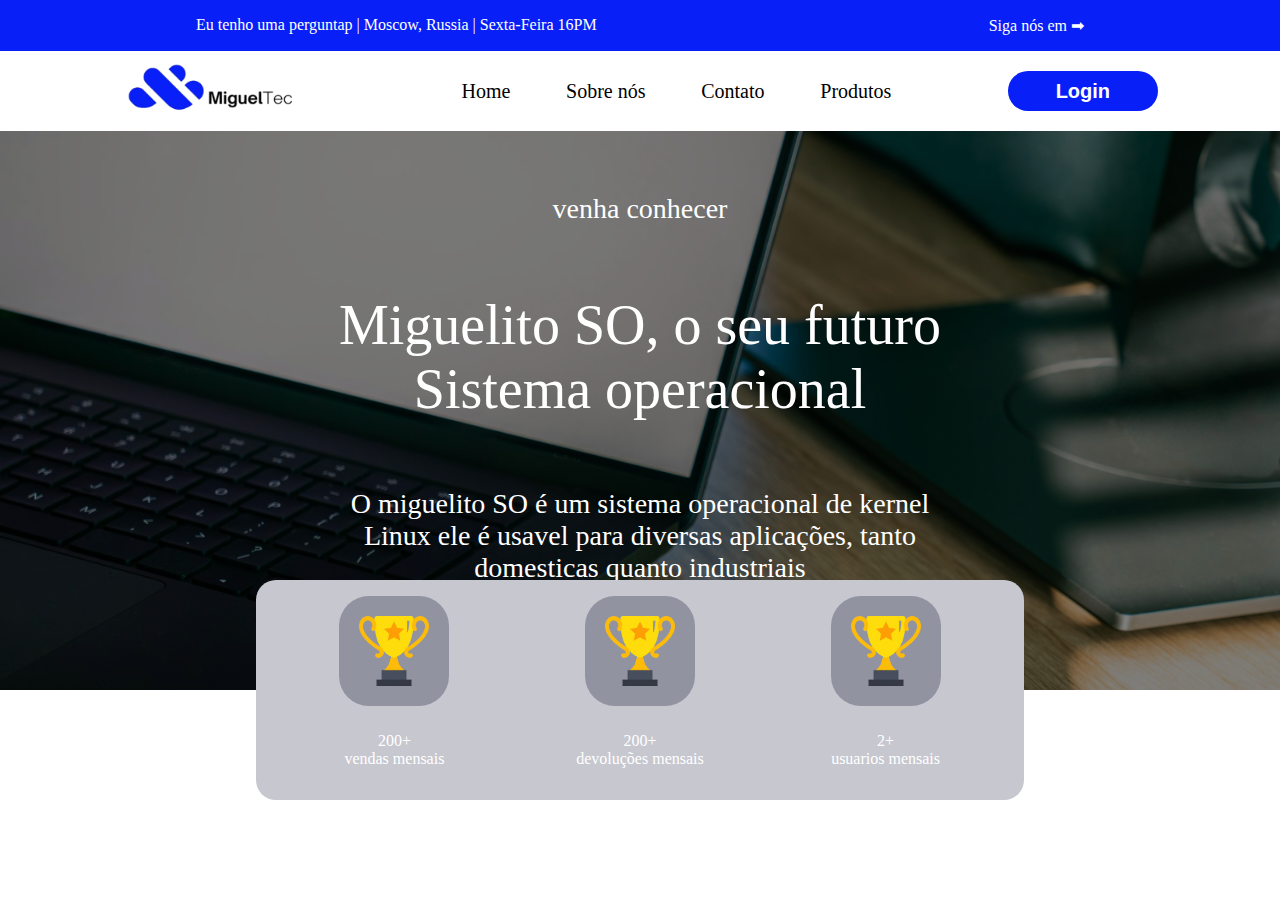
<file: index.html>
<!DOCTYPE html>
<html lang="PT-br">

<head>
    <meta charset="UTF-8">
    <meta name="viewport" content="width=device-width, initial-scale=1">
    <title>Home</title>
    <link href="assets/css/home.css" rel="stylesheet">
    <link rel="stylesheet" href="assets/css/global.css">
</head>

<body>
    <header>
        <p>Eu tenho uma perguntap | Moscow, Russia | Sexta-Feira 16PM</p>
        <p>Siga nós em ➡</p>
    </header>
    <div class="nav-bar-1">
        <img class="img-1" src="/assets/icons/logo-1.png" alt="">
        <div class="text-nav-1">
            <p>Home</p>
            <p>Sobre nós </p>
            <p>Contato</p>
            <p>Produtos</p>
        </div>
        <div class="div"></div>
        <a href=""><button class="BUTTON-1">Login</button></a>
        <div class="espaça">
        </div>
    </div>
    <div class="img-back">
        <div class="text-main-1">
            <br>
            <p>venha conhecer</p>
            <h1>Miguelito SO, o seu futuro <br> Sistema operacional</h1>
            <p>O miguelito SO é um sistema operacional de kernel <br>
                Linux ele é usavel para diversas aplicações,
                tanto <br> domesticas quanto industriais</p>
            <a href=""><button class="BUTTON-1">Versões</button></a>
        </div>
        <br>
        <br>
        <div class="alinh-1">
            <div class="desiste">
                <div class="cont-1">
                    
                       <div class="text-main-2"><div class="block-1"><img class="trofeu-img" src="/assets/icons/trofeu.png" alt=""></div> <p>200+ <br> vendas mensais</p></div>
                         <div class="text-main-2"><div class="block-1"><img class="trofeu-img" src="/assets/icons/trofeu.png" alt=""></div><p>200+ <br> devoluções mensais</div>
                        <div class="text-main-2"><div class="block-1"><img class="trofeu-img" src="/assets/icons/trofeu.png" alt=""></div><p>2+ <br> usuarios mensais</div>
                </div>
            </div>
        </div>
</body>

</html>
</file>
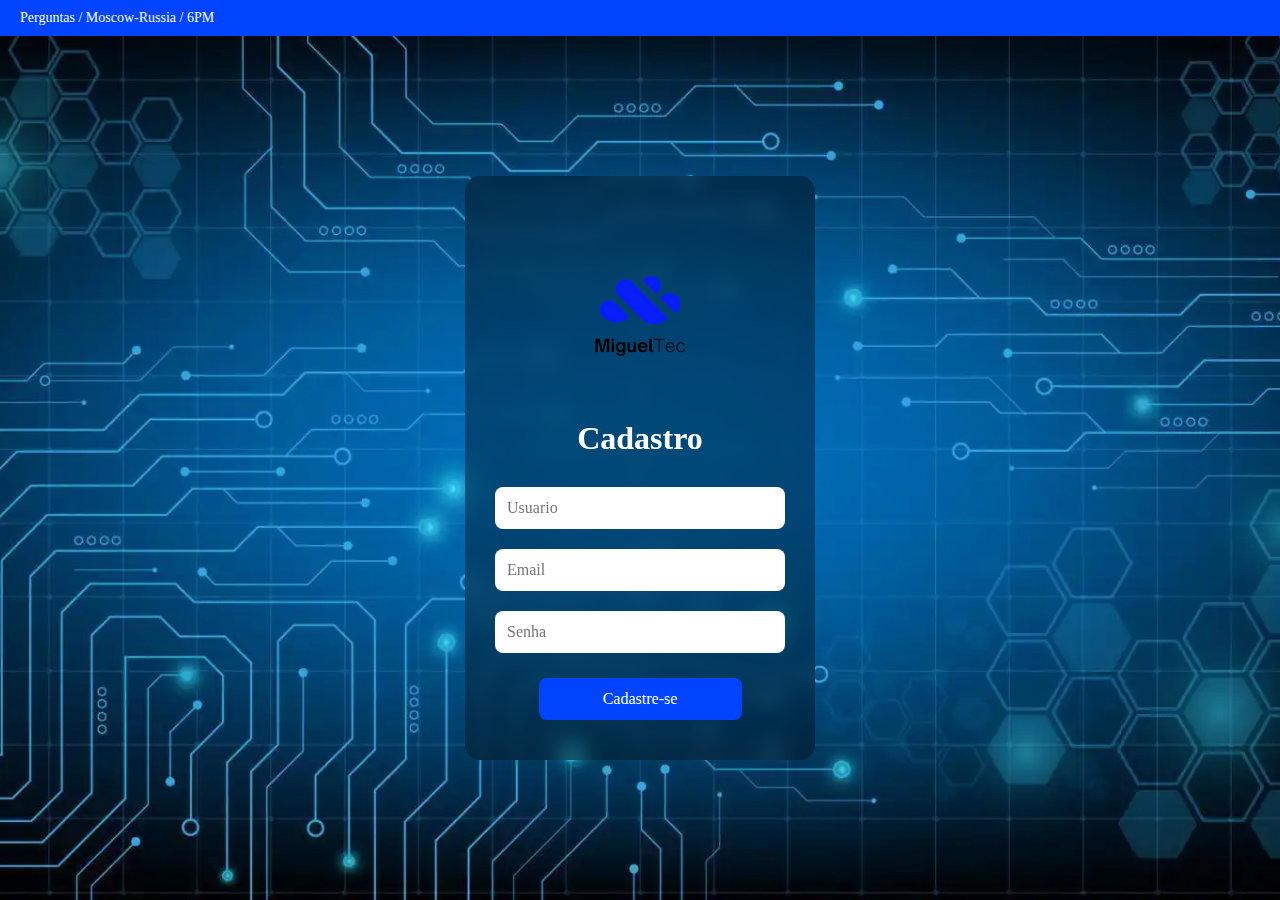
<file: assets/pages/cadastro.html>
<!DOCTYPE html>
<html lang="en">
<head>
    <meta charset="UTF-8">
    <meta name="viewport" content="width=device-width, initial-scale=1.0">
    <title>Document</title>
    <link rel="stylesheet" href="../css/cadastro.css">
</head>
<body>
     <header>
    <span>Perguntas</span> / <span>Moscow-Russia</span> / <span>6PM</span>
  </header>

  <div class="uau">
    <div class="caxa">
      <img src="../img/lulcas/logo.png" class="logo" alt="">
      <h1>Cadastro</h1>

      <input type="text" placeholder="Usuario" />
      <input type="email" placeholder="Email" />
      <input type="password" placeholder="Senha" />

    <a href="login.html">
      <button class="btn">Cadastre-se</button>
    </a>
    </div>
  </div>
    
    
</body>
</html>
</file>
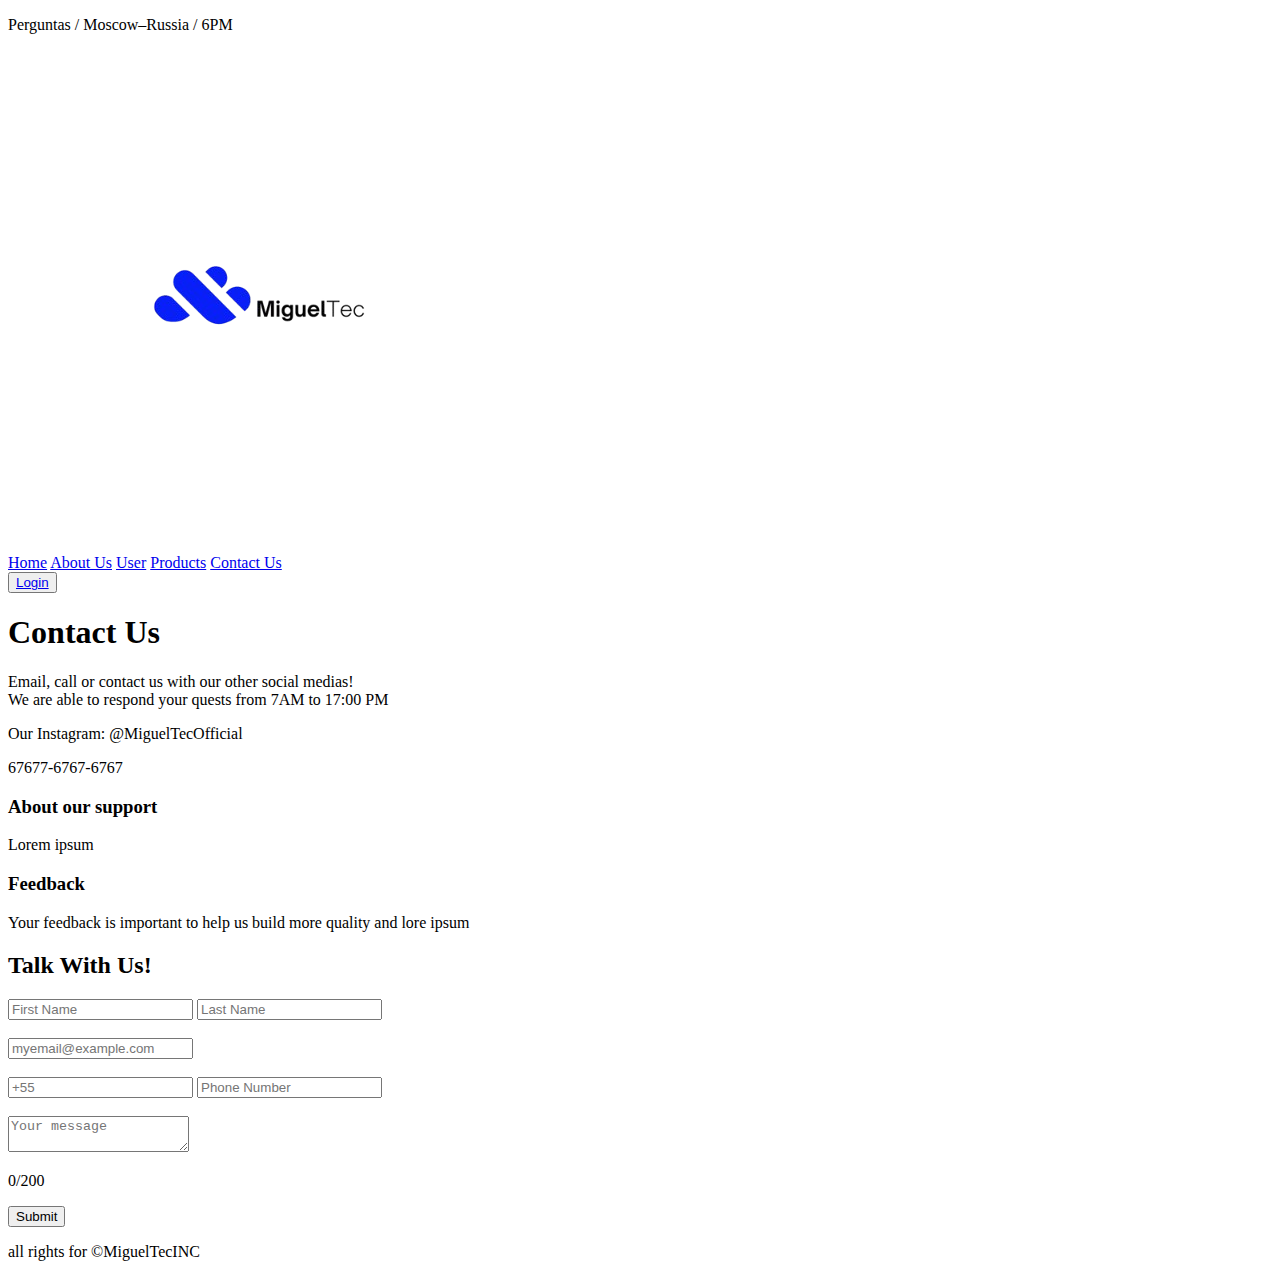
<file: assets/pages/contatos.html>
<!DOCTYPE html>
<html lang="en">
<head>
  <meta charset="UTF-8">
  <meta name="viewport" content="width=device-width, initial-scale=1.0">
  <title>MiguelTec - Contact Us</title>
  <link rel="stylesheet" href="../css/contatos.css">
</head>
<body>
  <!-- Top Bar -->
  <div class="top-bar">
    <p>Perguntas / Moscow–Russia / 6PM</p>
  </div>

  <!-- Header -->
  <header>
    <div class="logo">
      <img src="../icons/logo-1.png" alt="MiguelTec Logo">
    </div>
    <nav>
      <a href="../../index.html">Home</a>
      <a href="./sobre.html">About Us</a>
      <a href="./usuario.html">User</a>
      <a href="./produtos.html">Products</a>
      <a href="./contatos.html" class="active">Contact Us</a>
    </nav>
    <button class="login"><a href="./login.html">Login</a></button>
</header>

  <!-- Main Content -->
  <main>
    <section class="contact-info">
      <h1>Contact Us</h1>
      <p>Email, call or contact us with our other social medias!<br>
      We are able to respond your quests from 7AM to 17:00 PM</p>
      <p>Our Instagram: @MiguelTecOfficial</p>
      <p>67677-6767-6767</p>

      <div class="bottom-text">
        <div>
          <h3>About our support</h3>
          <p>Lorem ipsum</p>
        </div>
        <div>
          <h3>Feedback</h3>
          <p>Your feedback is important to help us build more quality and lore ipsum</p>
        </div>
      </div>
    </section>

    <section class="contact-form">
      <h2>Talk With Us!</h2>

      <form>
        <div class="name-fields">
          <input type="text" placeholder="First Name">
          <input type="text" placeholder="Last Name">
        </div>
        <br>
        <div class="email-fields">
        <input type="email" placeholder="myemail@example.com">
        </div>
        <br>
        <div class="phone-fields">
          <input type="text" placeholder="+55">
          <input type="text" placeholder="Phone Number">
        </div>
        <br>
        <textarea maxlength="200" placeholder="Your message"></textarea>
        <p class="char-limit">0/200</p>

        <button type="submit">Submit</button>
      </form>

      <p class="rights">all rights for ©MiguelTecINC</p>
    </section>
  </main>
</body>
</html>
</file>
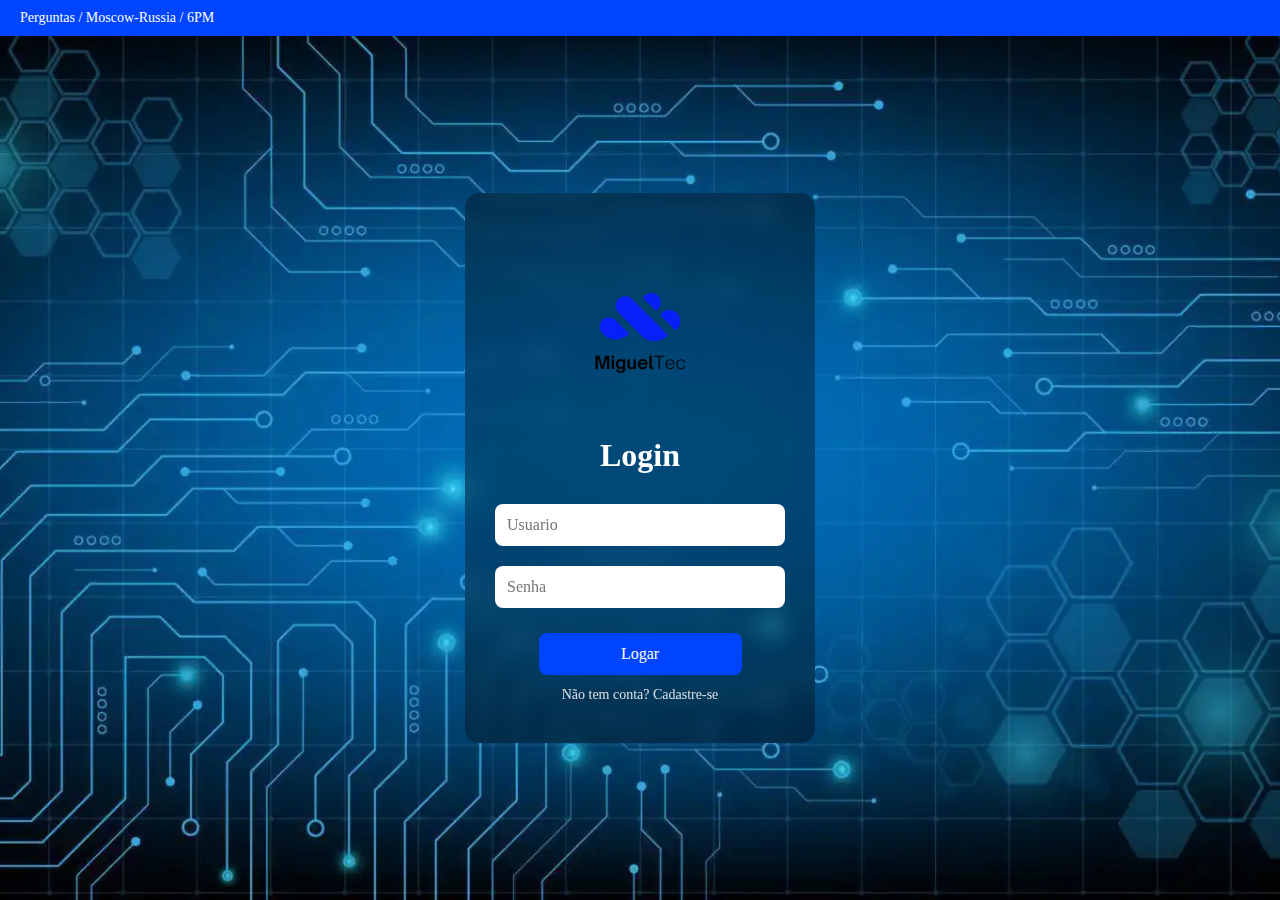
<file: assets/pages/login.html>
<!DOCTYPE html>
<html lang="en">
<head>
    <meta charset="UTF-8">
    <meta name="viewport" content="width=device-width, initial-scale=1.0">
    <title>Document</title>
    <link rel="stylesheet" href="../css/login.css">
</head>
<body>

 <header>
    <span>Perguntas</span> / <span>Moscow-Russia</span> / <span>6PM</span>
  </header>

  <div class="uau">
    <div class="caxa">
      <img src="../img/lulcas/logo.png" class="logo" alt="">
      <h1>Login</h1>

      <input type="text" placeholder="Usuario" />
      <input type="password" placeholder="Senha" />

      <a href="../../index.html">
      <button class="btn">Logar</button>
      </a>
      <a href="../pages/cadastro.html" class="link">Não tem conta? Cadastre-se</a>
    </div>
  </div>
    
</body>
</html>
</file>
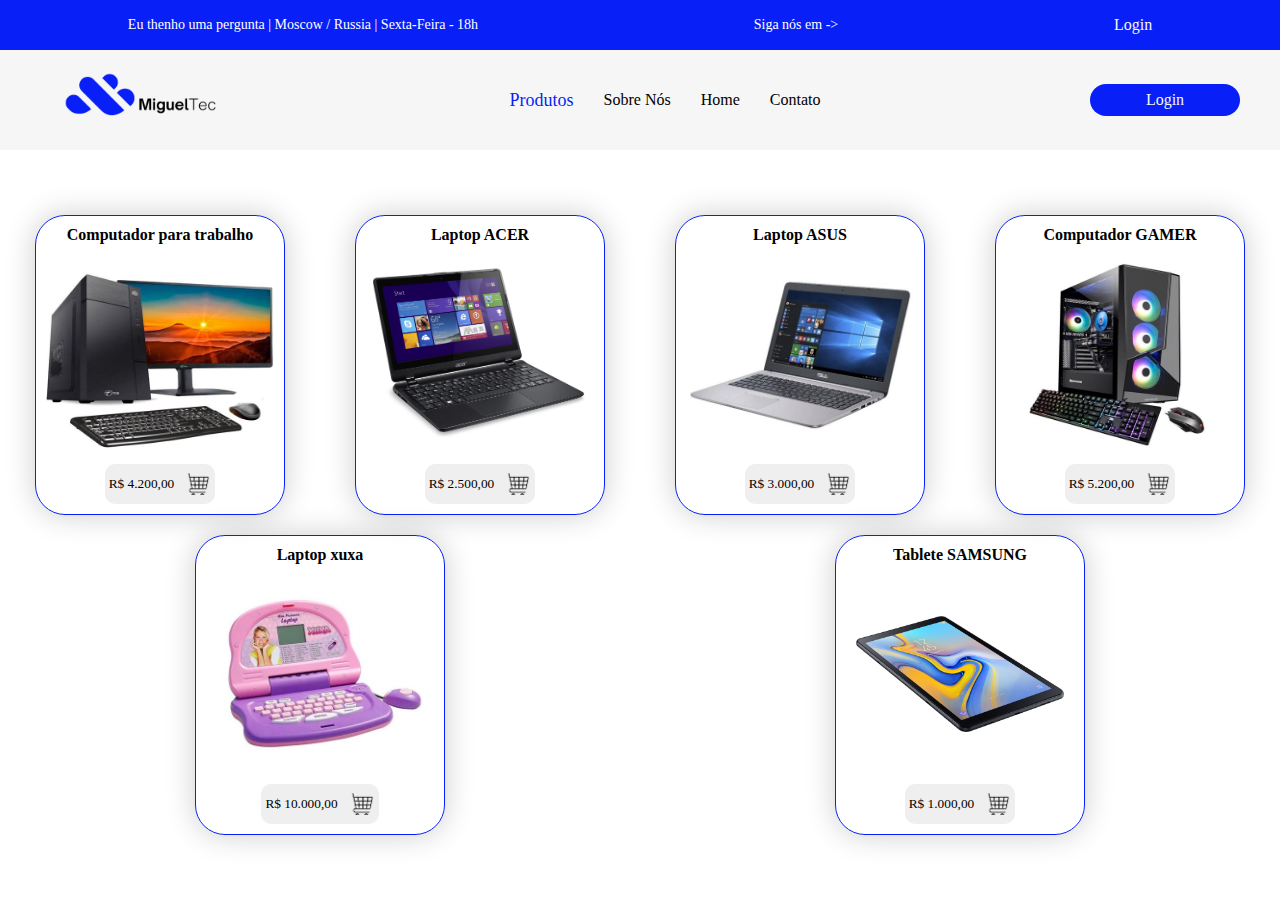
<file: assets/pages/produtos.html>
<!doctype html>
<html lang="pt-BR">
  <head>
    <meta charset="UTF-8" />
    <meta name="viewport" content="width=device-width, initial-scale=1" />
    <title>Produtos</title>
    <link href="../css/produtos.css" rel="stylesheet" />
  </head>

  <body>
    <header>
      <section class="first">
        <h2>Eu thenho uma pergunta | Moscow / Russia | Sexta-Feira - 18h</h2>
        <a class="siga" href="">
          <h2>Siga nós em -></h2>
        </a>

        <a class="login" href="">Login</a>
      </section>

      <section class="second">
        <div class="logo">
          <a href="../index.html"><img src="../icons/2.png" alt="" /></a>
        </div>

        <div class="nav">
          <nav>
            <a href="">Produtos</a>
            <a href="sobre.html">Sobre Nós</a>
            <a href="home.html">Home</a>
            <a href="contatos.html">Contato</a>
          </nav>
        </div>

        <button>
          <a href="">Login</a>
        </button>
      </section>
    </header>

    <main>
      <div class="cards">
        <div class="card">
          <a href="">
            <h2>Computador para trabalho</h2>
            <img src="../img/teteu/img1.jpg" alt="img1" />
            <button>
              <img src="../img/teteu/carrinho.png" alt="" />

              <p>R$ 4.200,00</p>
            </button>
          </a>
        </div>

        <div class="card">
          <a href="">
            <h2>Laptop ACER</h2>
            <img src="../img/teteu/img2.jpg" alt="img1" />
            <button>
              <img src="../img/teteu/carrinho.png" alt="" />

              <p>R$ 2.500,00</p>
            </button>
          </a>
        </div>

        <div class="card">
          <a href="">
            <h2>Laptop ASUS</h2>
            <img src="../img/teteu/img3.jpg" alt="img1" />
            <button>
              <img src="../img/teteu/carrinho.png" alt="" />

              <p>R$ 3.000,00</p>
            </button>
          </a>
        </div>

        <div class="card">
          <a href="">
            <h2>Computador GAMER</h2>
            <img src="../img/teteu/img4_.jpg" alt="img1" />
            <button>
              <img src="../img/teteu/carrinho.png" alt="" />

              <p>R$ 5.200,00</p>
            </button>
          </a>
        </div>

        <div class="card">
          <a href="">
            <h2>Laptop xuxa</h2>
            <img src="../img/teteu/img5.jpg" alt="img1" />
            <button>
              <img src="../img/teteu/carrinho.png" alt="" />

              <p>R$ 10.000,00</p>
            </button>
          </a>
        </div>

        <div class="card">
          <a href="">
            <h2>Tablete SAMSUNG</h2>
            <img src="../img/teteu/img6.jpg" alt="img1" />
            <button>
              <img src="../img/teteu/carrinho.png" alt="" />

              <p>R$ 1.000,00</p>
            </button>
          </a>
        </div>
      </div>
    </main>
  </body>
</html>
</file>
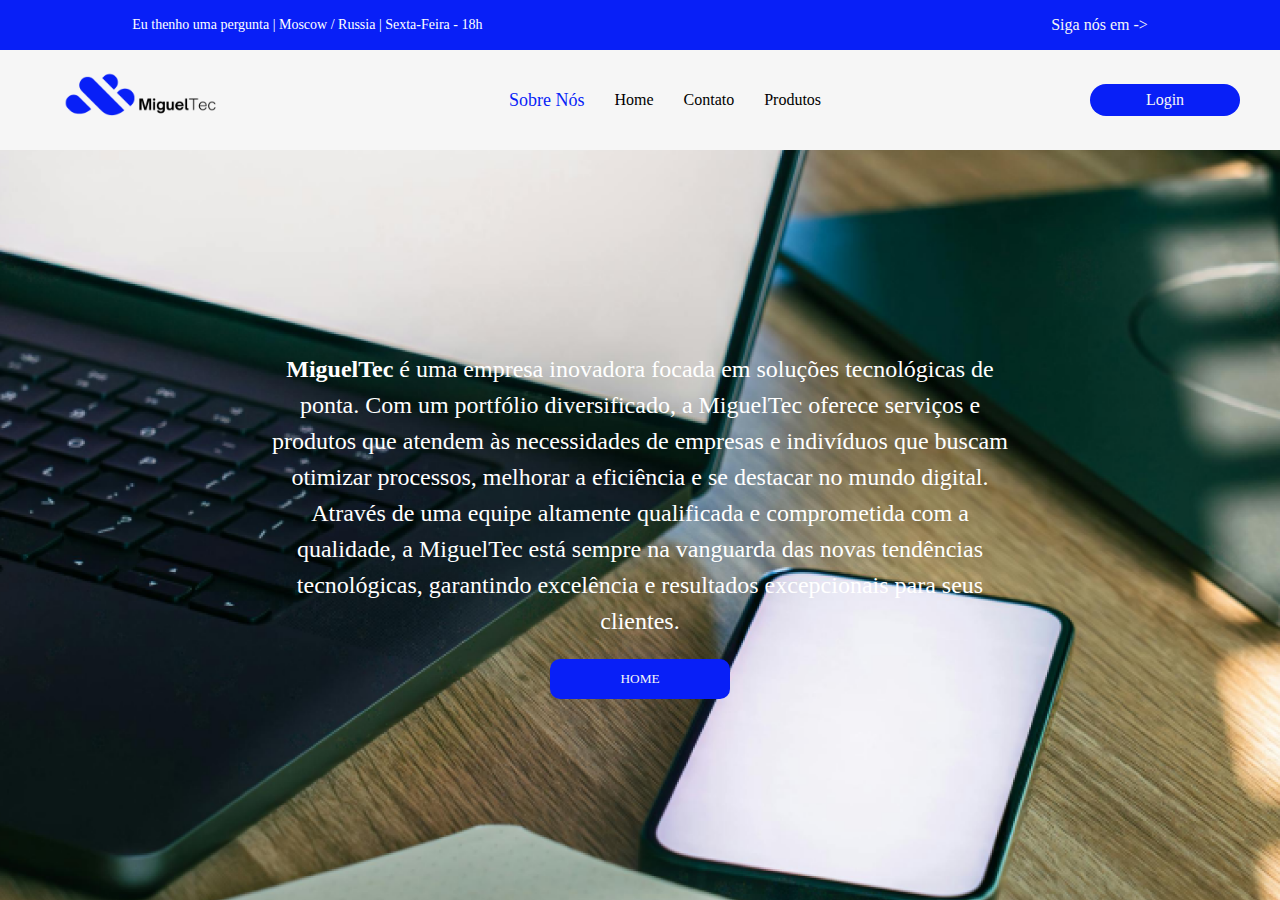
<file: assets/pages/sobre.html>
<!DOCTYPE html>
<html lang="pt-BR">

<head>
    <meta charset="UTF-8">
    <meta name="viewport" content="width=device-width, initial-scale=1.0">
    <title>Sobre</title>
    <link rel="stylesheet" href="../css/sobre.css">
</head>

<body>

    <header>
        <section class="first">
            <h2>Eu thenho uma pergunta | Moscow / Russia | Sexta-Feira - 18h</h2>
            <a class="siga" href="">

                <h2>Siga nós em ->
            </a>




            <a class="login" href="">Login</a>
        </section>


        <section class="second">
            <div class="logo">

                <a href="../index.html"><img src="../icons/2.png" alt=""></a>
            </div>

            <div class="nav">
                <nav>
                    <a href="">Sobre Nós</a>
                    <a href="../../index.html">Home</a>
                    <a href="contatos.html">Contato</a>
                    <a href="produtos.html">Produtos</a>
                </nav>
            </div>

            <button>

                <a href="">Login</a>
            </button>
        </section>
    </header>





    <main>
        <section class="stuffs">
            <div class="text">
                <h1><strong>MiguelTec</strong> é uma empresa inovadora focada em soluções tecnológicas de ponta. Com
                    um portfólio
                    diversificado, a MiguelTec oferece serviços e produtos que atendem às necessidades de empresas e
                    indivíduos que buscam otimizar processos, melhorar a eficiência e se destacar no mundo digital.
                    Através de uma equipe altamente qualificada e comprometida com a qualidade, a MiguelTec está
                    sempre na vanguarda das novas tendências tecnológicas, garantindo excelência e resultados
                    excepcionais para seus clientes.</h1>
                <a href="">
                    <button>
                        HOME
                    </button>
                </a>
            </div>
        </section>

    </main>

</body>

</html>
</file>
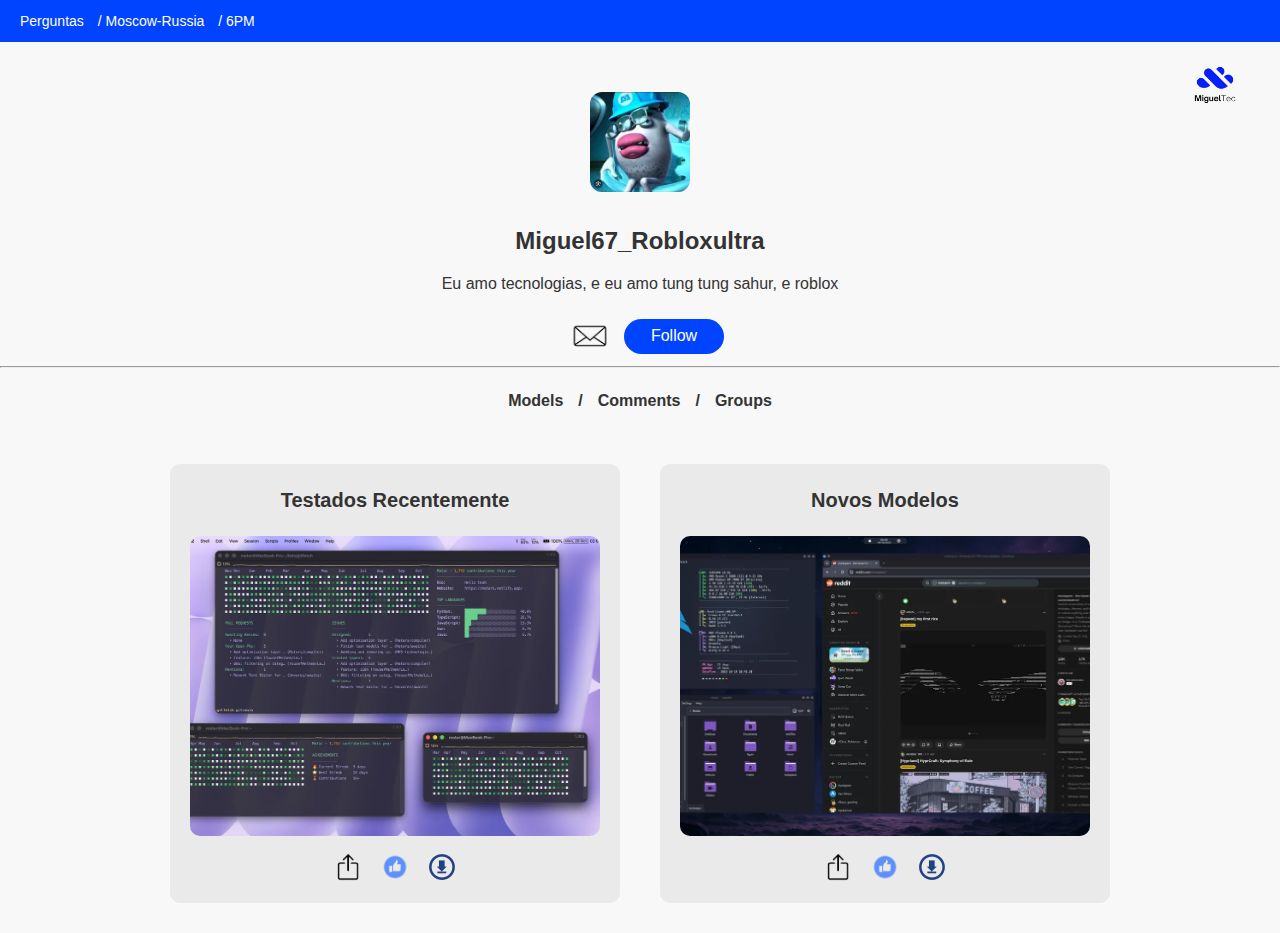
<file: assets/pages/usuario.html>
<!DOCTYPE html>
<html lang="en">
<head>
    <meta charset="UTF-8">
    <meta name="viewport" content="width=device-width, initial-scale=1.0">
    <title>Document</title>
    <link rel="stylesheet" href="../css/usuario.css">
</head>
<body>
     <header>
    <span>Perguntas</span> / <span>Moscow-Russia</span> / <span>6PM</span>
    
    <a href="../../index.html">
    <img src="../img/lulcas/logo.png" alt="">
    </a>
  </header>
    <div class="usuario">
        <img class="pf" src="../img/lulcas/pic.PNG" alt="">
        <h2>Miguel67_Robloxultra</h2>
        <p>Eu amo tecnologias, e eu amo tung tung sahur, e roblox</p>
        <img class="men" src="../img/lulcas/mail.png" alt="">
        <button>Follow</button>
    </div>
    <hr>
    <div class="bgl">
        <ul>
            <li>Models</li>
            <li>/</li>
            <li>Comments</li>
            <li>/</li>
            <li>Groups</li>
        </ul>
    </div>
    <div class="udon">

        <div class="pos">
            <h1>Testados Recentemente</h1>
            <div class="post">
                <img src="../img/lulcas/1.PNG" alt="">
            </div>
            <div class="icons">
                <img src="../img/lulcas/share.png" alt="">
                <img src="../img/lulcas/like.PNG" alt="">
                <img src="../img/lulcas/download.png" alt="">
            </div>
        </div>

        <div class="pos">
            <h1>Novos Modelos</h1>
            <div class="post">
                <img src="../img/lulcas/2.PNG" alt="">
            </div>
            <div class="icons">
                <img src="../img/lulcas/share.png" alt="">
                <img src="../img/lulcas/like.PNG" alt="">
                <img src="../img/lulcas/download.png" alt="">
            </div>
        </div>
    </div>

</div>
</body>
</html>
</file>
<file: assets/css/home.css>
@import url('global.css');

body {
    font-family: var(--font);
    padding: 0%;
    margin: 0%;
}


header {
    background-color: var(--bg-principal);
    color: var(--defaul-font-color);
    display: flex;
    gap: 0px;
    justify-content: space-around;
    font-weight: 400;
    padding: 0px;
}

.text-1 {
    display: flex;
    justify-content: space-around;
    gap: 10px;
}

.nav-bar-1 {
    display: flex;
    align-items: center;
    justify-content: space-around;
    padding: 15px;
    gap: 10px;
    height: 50px;
}

.text-nav-1 {
    display: flex;
    justify-content: space-around;
    align-items: center;
    font-weight: 400;
    font-size: 20px;
    padding: 20px;
    width: 50%;
}

.BUTTON-1 {
    border: none;
    background-color: var(--bg-principal);
    color: var(--defaul-font-color);
    font-weight: 600;
    font-size: 20px;
    width: 150px;
    height: 40px;
    border-radius: 40px;
    padding: 1px;
}

.img-back {
    background-repeat: no-repeat;
    background-size: cover;
    opacity: black 100%;
    background-color: black;
    background-image: 
    linear-gradient(rgba(0, 0, 0, 0.5), rgba(0, 0, 0, 0.5)),  
    url('/assets/img/dadinho/pexels-jakubzerdzicki-34170828\ -\ Copia.jpg');
}

.text-main-1 {
    display: flex;
    align-items: center;
    justify-content: center;
    font-size: 28px;
    gap: 2px;
    color: var(--defaul-font-color);
    flex-direction: column;
    text-align: center;
    h1 {
    font-weight: 500;
    }
}

.alinh-1 {
    display: flex;
    align-items: center;
    justify-content: center;
    position: relative;
    
}

.desiste {
    background-color: #C7C7CF;
    height: 220px;
    width: 60%;
    display: flex;
    align-items: center;
    justify-content: center;
    border-radius: 20px;
    position: absolute;

}



.img-1 {
    width: 500px;
    height: 100px;
    object-fit: cover;
}

.espaça {
    width: 10%;
}

.div {
    width: 5%;
}


.cont-1 {
    display: flex;
    gap: 10px;
    justify-content: space-around;
    width: 100%;
    height: 100%;
    align-items: center;
    padding: 25px;
    
}

.block-1 {
    background-color: #9293A1;
    height: 110px;
    width: 110px;
    border-radius: 30px;
    display: flex;
    align-items: center;
    justify-content: center;
}

.trofeu-img {
    height: 80px;
}

.text-main-2 {
    display: flex;
    gap: 10px;
    align-items: center;
    justify-content: center;
    text-align: center;
    color: rgb(255, 255, 255);
    font-weight: 500;
    flex-direction: column;
}

.main-end-1 {
  height: 200px;
}

.main-end-2 {
  background-color: var(--bg-footer);
  display: flex;
  align-items: center;
  justify-content: center;
  padding: 20px;
  gap: 10px;
}

.space {
  display: flex;
  justify-content: space-between;
  align-items: center;
  width: 80%;
  max-width: 1000px;
  gap: 10px;
}

.about ul {
  list-style: none;
  padding: 0;
  margin: 0;
}

.about strong {
  display: block;
  margin-bottom: 10px;
  font-size: 18px;
}

.about li {
  font-size: 14px;
  margin-bottom: 4px;
  color: #ddd;
}

.img-2 {
  width: 250px;
  height: 90px;
  object-fit: cover;
  border-radius: 20px;
  
}

.faq a {
  text-decoration: none;
  color: white;
  font-weight: bold;
  transition: color 0.3s ease;
}

.faq a:hover {
  color: var(--accent-color);
}

footer {
  background-color: black;
  display: flex;
  align-items: center;
  justify-content: center;
  color: white;
  font-weight: 300;
  padding: 15px;
  text-align: center;
  gap: 10px;
}
</file>
<file: assets/css/global.css>
:root{
    --bg-principal: #081FF7;
    --defaul-font-color: #FFFFFF;
    --secundary-font-color: #000000;
    --bg-main: #F6F6F6;
    --bg-footer: #686AE5;
    --bg-window: #9293A1;
}
</file>
<file: assets/css/cadastro.css>
*{
    margin: 0;
    padding: 0;
    box-sizing: border-box;
    font-family: var(--font);
}


body {
  height: 100vh;
  background: url("bg.jpg") center/cover no-repeat;
  display: flex;
  flex-direction: column;
  background-image: url('../img/lulcas/back.PNG');
  background-size: cover;     
  background-repeat: repeat; 
  background-position: center; 
}

header{
  width: 100%;
  padding: 10px 20px;
  background: #0044ff;
  color: white;
  font-size: 14px;
}

.uau {
  flex: 1;
  display: flex;
  justify-content: center;
  align-items: center;
  padding: 20px;
}

.caxa {
  background: rgba(0, 0, 0, 0.35);
  backdrop-filter: blur(10px);
  padding: 40px 30px;
  border-radius: 15px;
  width: 100%;
  max-width: 350px;
  text-align: center;
  color: white;
  h1 {
    margin-bottom: 20px;
    font-size: 32px;
  }

  

  input {
   width: 100%;
   padding: 12px;
   margin: 10px 0;
   border-radius: 8px;
   border: none;
   outline: none;
   font-size: 16px;
   color: black;
  }
}

.logo {
  
  width: 200px;
}



.btn {
  width: 70%;
  padding: 12px;
  border: none;
  border-radius: 8px;
  background: #0044ff;
  color: white;
  font-size: 16px;
  margin-top: 15px;
  cursor: pointer;
}

.link {
  display: block;
  margin-top: 12px;
  color: white;
  font-size: 14px;
  text-decoration: none;
  opacity: 0.85;
}

.link:hover {
  opacity: 1;
}
</file>
<file: assets/css/contatos.css>
.breadcrumb {
  display: flex;
  gap: 0.35rem;
  align-items: center;
  list-style: none;
  padding: 0;
  margin: 0 0 1rem 0;
  font-size: 0.95rem;
  overflow: hidden; /* keep layout stable on small screens */
  white-space: nowrap;
}

.breadcrumb li {
  display: flex;
  align-items: center;
  min-width: 0; /* allow children to shrink for text-overflow */
}

.breadcrumb a,
.breadcrumb [aria-current="page"] {
  display: inline-block;
  max-width: 18rem; /* adjust to fit your layout */
  overflow: hidden;
  text-overflow: ellipsis;
  white-space: nowrap;
  color: #0b66ff;
  text-decoration: none;
  padding: 0.2rem 0.25rem;
}

.breadcrumb a:hover {
  text-decoration: underline;
}

/* separator between items */
.breadcrumb li + li::before {
  content: "›";
  margin: 0 0.45rem;
  color: #6b7280;
  font-size: 0.95rem;
}

/* current page */
.breadcrumb [aria-current="page"] {
  color: #111827;
  font-weight: 600;
  pointer-events: none;
}

/* responsive tweaks */
@media (max-width: 480px) {
  .breadcrumb a,
  .breadcrumb [aria-current="page"] {
    max-width: 8rem;
    font-size: 0.9rem;
  }
  .breadcrumb li + li::before {
    content: "/"; /* simpler separator on very small screens */
  }
}
</file>
<file: assets/css/login.css>
*{
    margin: 0;
    padding: 0;
    box-sizing: border-box;
    font-family: var(--font);
}


body {
  height: 100vh;
  background: url("bg.jpg") center/cover no-repeat;
  display: flex;
  flex-direction: column;
  background-image: url('../img/lulcas/back.PNG');
  background-size: cover;     
  background-repeat: no-repeat; 
  background-position: center; 
}

header{
  width: 100%;
  padding: 10px 20px;
  background: #0044ff;
  color: white;
  font-size: 14px;
}

.uau {
  flex: 1;
  display: flex;
  justify-content: center;
  align-items: center;
  padding: 20px;
}

.caxa {
  background: rgba(0, 0, 0, 0.35);
  backdrop-filter: blur(10px);
  padding: 40px 30px;
  border-radius: 15px;
  width: 100%;
  max-width: 350px;
  text-align: center;
  color: white;
  h1 {
    margin-bottom: 20px;
    font-size: 32px;
  }

  

  input {
   width: 100%;
   padding: 12px;
   margin: 10px 0;
   border-radius: 8px;
   border: none;
   outline: none;
   font-size: 16px;
   color: black;
  }
}

.logo {
  
  width: 200px;
}



.btn {
  width: 70%;
  padding: 12px;
  border: none;
  border-radius: 8px;
  background: #0044ff;
  color: white;
  font-size: 16px;
  margin-top: 15px;
  cursor: pointer;
}

.link {
  display: block;
  margin-top: 12px;
  color: white;
  font-size: 14px;
  text-decoration: none;
  opacity: 0.85;
}

.link:hover {
  opacity: 1;
}


/* Media */
@media (max-width: 600px) {
    .caxa {
        max-width: 90%; 
        padding: 30px 20px; 
    }

    .logo {
        width: 150px; 
    }

    .caxa h1 {
        font-size: 28px;
        margin-bottom: 15px;
    }
    
    .btn {
        width: 100%;
        padding: 15px; 
        font-size: 18px;
    }
}
</file>
<file: assets/css/produtos.css>
@import url('global.css');

*{
    margin: 0;
    padding: 0;
    box-sizing: border-box;
    font-family: var(--font);
}



header{
    width: 100%;
    height: auto;
    display: flex;
    flex-direction: column;
    align-items: center;
    justify-content: center;
}

header .first{
    width: 100%;
    height: 50px;
    background-color: var(--bg-principal);
    display: flex;
    align-items: center;
    justify-content: space-around;
    gap: 20px;

    
    h2,
    a{
        text-decoration: none;
        color: var(--defaul-font-color);
        font-size: 14px;
        font-weight: 500;
    }


    a{
        text-decoration: none;
        color: var(--bg-main);
        font-size: 16px;
        font-weight: 500;


    &:hover{
        color: var(--bg-footer);
        cursor: pointer;
    }
}
}

header .second > *{
    flex: 0 1 auto;
}

header .second img{
    width: 200px;
    height: 60px;
    object-fit: cover;
}

header .second{
    width: 100%;
    height: 100px;
    display: flex;
    align-items: center;
    justify-content: space-between; 
    background-color: var(--bg-main);
    padding: 0 40px; 

}

header .second nav{
    list-style: none;
    display: flex;
    align-items: center;
    justify-content: center;
    gap: 30px;

    a{
        text-decoration: none;
        color: var(--secundary-font-color);
        font-size: 16px;
        font-weight: 500;
        transition: all 0.3s ease-in-out;
    }

    a:hover{
        color: var(--bg-footer);
    }

    a:nth-child(1){
        color: var(--bg-principal);
        font-size: 18px;
    }
}


header .second button{
   border: none; 
   background-color: var(--bg-principal);
   color: var(--bg-main);
    padding: 7px 20px;
    border-radius: 40px;
    width: 150px;


    a{
        text-decoration: none;
        color: var(--bg-main);
        font-size: 16px;
        font-weight: 500;
    }


    &:hover{
        background-color: var(--bg-footer);
        cursor: pointer;
    }
}





main{
    padding: 10px;
    height: calc(100vh - 150px);
    display: flex;
    align-items: center;
    justify-content: center;
    width: 100%;
    
}

main .cards{
    display: flex;
    flex-wrap: wrap;
    justify-content: space-around;
    align-items: flex-start;
    gap: 20px;
}

main .cards .card a{
    box-shadow: 0 0 30px rgba(0, 0, 0, 0.2);
    border: 1px solid var(--bg-principal);
    width: 250px;
    height: 300px;
    box-sizing: border-box;
    border-radius: 30px;
    display: flex;
    flex-direction: column;
    padding: 10px;
    text-decoration: none;
    color: var(--secundary-font-color);
    justify-content: space-between;
    align-items: center;
    transition:0.4s;

    &:hover{
        transform: scale(1.06);
    }

    &:active{
        background-color: var(--bg-produtos);
    }
}

main .cards .card a img{
    border-radius: 8px;
    max-height: 70%;
    width: 100%;
}

main .cards .card a button{
    border-radius: 10px;
    border: none;
    display: flex;
    padding: 4px;
    gap: 7px;
    justify-content: center;
    align-items: center;
    height: 40px;
    width: auto;
    vertical-align: middle;
    flex-direction: row-reverse;

    img{
    height: 30px;
    width: 30px;
    background-position: center;
    object-fit: cover;
    }
}

main .cards .card a h2{
    font-size: 16px;
    overflow: hidden;
}




































@media (max-width: 878px){
    header .second > *{
    flex: 0;
}

    main{
        height: calc(100vh - 120px);
    }

    header .second img{
    width: 100px;
    height: 30px;
    object-fit: cover;
}

header .second{
    width: 100%;
    height: 70px;
    text-align: center;
    display: flex;
    align-items: center;
    justify-content: space-between; 
    background-color: var(--bg-main);

}

header .second nav{
    list-style: none;
    display: flex;
    align-items: center;
    justify-content: center;
    gap: 30px;

    a{
        text-decoration: none;
        color: var(--secundary-font-color);
        font-size: 13px;
        font-weight: 500;
        transition: all 0.3s ease-in-out;
    }

    a:hover{
        color: var(--bg-footer);
    }

    a:nth-child(1){
        color: var(--bg-principal);
        font-size: 15px;
    }
}


header .second button{
   border: none; 
   background-color: var(--bg-principal);
   color: var(--bg-main);
    padding: 7px 20px;
    border-radius: 40px;
    width: 150px;


    a{
        text-decoration: none;
        color: var(--bg-main);
        font-size: 16px;
        font-weight: 500;
    }


    &:hover{
        background-color: var(--bg-footer);
        cursor: pointer;
    }
}    

}


@media (max-width: 1012px){
    main .stuffs .text h1{
        font-size: 20px;
    } 
}

@media (max-width: 740px){
    main .stuffs .text h1{
        font-size: 15px;    
    } 
}

@media (max-width: 809px){
    main{
        height: auto;
    }
}

@media (max-width: 440px){
    main .stuffs .text h1{
        font-size: 10px;
    } 
    main .stuffs .text a button{
        width: 100px;
        height: 30px;
    }
}

@media (max-width: 658px){
    header .second button{
        display: none;
    }
    header .first .login{
        display: block;
    }
    header .first .siga{
        display:  none;
    }
    header .first h2{
        font-size: x-small;
    }
    header .second img{
    width: 130px;
    height: 60px;
    object-fit: cover;
}    
}

@media (max-width: 494px){
    header .first h2,
    header .first a,
    header .first .login{
        display: none;
    }
    header .second .logo{
        display: none;
    } 
    header .second{
        flex-direction: row;
        width: 100%;
        justify-content: center;
    }
    header .first{
        background-image: url('../icons/3.png');
        background-position: center;
        background-size: 40%;
        background-repeat: no-repeat;
    }
}
</file>
<file: assets/css/sobre.css>
@import url('global.css');

*{
    margin: 0;
    padding: 0;
    box-sizing: border-box;
    font-family: var(--font);
}

body{
    overflow: hidden;
}

header{
    width: 100%;
    height: auto;
    display: flex;
    flex-direction: column;
    align-items: center;
    justify-content: center;
}

header .first{
    width: 100%;
    height: 50px;
    background-color: var(--bg-principal);
    display: flex;
    align-items: center;
    justify-content: space-around;
    gap: 20px;

    
    h2,
    a{
        text-decoration: none;
        color: var(--defaul-font-color);
        font-size: 14px;
        font-weight: 500;
    }

    .login{
       display: none; 
    }

    a{
        text-decoration: none;
        color: var(--bg-main);
        font-size: 16px;
        font-weight: 500;


    &:hover{
        color: var(--bg-footer);
        cursor: pointer;
    }
}
}

header .second > *{
    flex: 0 1 auto;
}

header .second img{
    width: 200px;
    height: 60px;
    object-fit: cover;
}

header .second{
    width: 100%;
    height: 100px;
    display: flex;
    align-items: center;
    justify-content: space-between; 
    background-color: var(--bg-main);
    padding: 0 40px; 

}

header .second nav{
    list-style: none;
    display: flex;
    align-items: center;
    justify-content: center;
    gap: 30px;

    a{
        text-decoration: none;
        color: var(--secundary-font-color);
        font-size: 16px;
        font-weight: 500;
        transition: all 0.3s ease-in-out;
    }

    a:hover{
        color: var(--bg-footer);
    }

    a:nth-child(1){
        color: var(--bg-principal);
        font-size: 18px;
    }
}


header .second button{
   border: none; 
   background-color: var(--bg-principal);
   color: var(--bg-main);
    padding: 7px 20px;
    border-radius: 40px;
    width: 150px;


    a{
        text-decoration: none;
        color: var(--bg-main);
        font-size: 16px;
        font-weight: 500;
    }


    &:hover{
        background-color: var(--bg-footer);
        cursor: pointer;
    }
}

main{
    display: flex;
    flex-direction: column; 
    justify-content: center;
    align-items: center;
    background-image: url('../imgs/teteu/image.png');
    height: calc(100vh - 150px);
    background-position: center;
    background-repeat: no-repeat;
    background-size: cover;
    object-fit: cover;
}

main .stuffs{
   width: 100%;
    display: flex;
    justify-content: center;
    align-items: center;
    height: 50%;
    padding: 5px;
}


main .stuffs .text{
    max-height: 500px;
    max-width: 60%;
    background-color: var(--bg-stuffs);
    display: flex;
    justify-content: center;
    align-items: center;
    padding: 10px;
    border-radius: 8px;
    flex-direction: column;

    a button{ 
        border: none;
        margin-top: 20px; 
        height: 40px;
        width: 180px;
        background-color: var(--bg-principal);
        border-radius: 10px;
        color: var(--bg-main);
        font-weight: 500;


        &:hover{
            background-color: var(--bg-footer);
            cursor: pointer;
        }
    }

    a{
        text-decoration: none;
    }

    h1{
        font-size: 24px;
        font-weight: 400;
        color: var(--defaul-font-color);
        text-align: center;
        line-height: 1.5;
    }
}





@media (max-width: 878px){
    header .second > *{
    flex: 0;
}

       main{
        height: calc(100vh - 120px);
    }




    header .second img{
    width: 100px;
    height: 30px;
    object-fit: cover;
}

header .second{
    width: 100%;
    height: 70px;
    text-align: center;
    display: flex;
    align-items: center;
    justify-content: space-between; 
    background-color: var(--bg-main);

}

header .second nav{
    list-style: none;
    display: flex;
    align-items: center;
    justify-content: center;
    gap: 30px;

    a{
        text-decoration: none;
        color: var(--secundary-font-color);
        font-size: 13px;
        font-weight: 500;
        transition: all 0.3s ease-in-out;
    }

    a:hover{
        color: var(--bg-footer);
    }

    a:nth-child(1){
        color: var(--bg-principal);
        font-size: 15px;
    }
}


header .second button{
   border: none; 
   background-color: var(--bg-principal);
   color: var(--bg-main);
    padding: 7px 20px;
    border-radius: 40px;
    width: 150px;


    a{
        text-decoration: none;
        color: var(--bg-main);
        font-size: 16px;
        font-weight: 500;
    }


    &:hover{
        background-color: var(--bg-footer);
        cursor: pointer;
    }
}    

}


@media (max-width: 1012px){
    main .stuffs .text h1{
        font-size: 20px;
    } 
}

@media (max-width: 740px){
    main .stuffs .text h1{
        font-size: 15px;
    } 
}

@media (max-width: 440px){
    main .stuffs .text h1{
        font-size: 10px;
    } 
    main .stuffs .text a button{
        width: 100px;
        height: 30px;
    }
}

@media (max-width: 658px){
    header .second button{
        display: none;
    }
    header .first .login{
        display: block;
    }
    header .first .siga{
        display:  none;
    }
    header .first h2{
        font-size: x-small;
    }
    header .second img{
    width: 130px;
    height: 60px;
    object-fit: cover;
}    
}

@media (max-width: 494px){
    header .first h2,
    header .first a,
    header .first .login{
        display: none;
    }
    header .second .logo{
        display: none;
    } 
    header .second{
        flex-direction: row;
        width: 100%;
        justify-content: center;
    }
    header .first{
        background-image: url('../icons/3.png');
        background-position: center;
        background-size: 40%;
        background-repeat: no-repeat;
    }
}
</file>
<file: assets/css/usuario.css>
* {
  margin: 0;
  padding: 0;
  box-sizing: border-box;
}

body {
  font-family: Arial, sans-serif;
  line-height: 1.6;
  background-color: #f8f8f8;
  color: #333;
}

header {
  width: 100%;
  padding: 10px 20px;
  background: #0044ff;
  color: white;
  font-size: 14px;
  position: relative;
}

header img {
  height: 90px;
  position: absolute;
  right: 20px;
  top: 40px;
}

header span {
  margin-right: 10px;
}

.usuario {
  display: flex;
  flex-wrap: wrap;
  align-items: center;
  justify-content: center;
  margin-top: 50px;
  text-align: center;
  padding: 0 20px;
}

.usuario h2 {
  width: 100%;
  font-size: 24px;
  margin: 20px 0 10px;
}

.usuario p {
  width: 100%;
  font-size: 16px;
  margin-bottom: 10px;
}

.usuario .pf {
  height: 100px;
  border-radius: 12px;
  margin-bottom: 10px;
}

.usuario .men {
  height: 40px;
  margin: 10px;
  cursor: pointer;
}

.usuario button {
  width: 100px;
  height: 35px;
  border-radius: 20px;
  background-color: #0044ff;
  color: white;
  font-size: 16px;
  border: none;
  cursor: pointer;
}

.usuario button:hover {
  background-color: #0032cc;
}

.bgl {
  display: flex;
  justify-content: center;
  margin: 20px 0;
}

.bgl ul {
  display: flex;
  list-style: none;
  gap: 15px;
  padding: 0;
}

.bgl li {
  cursor: pointer;
  font-weight: bold;
  transition: color 0.2s ease;
}

.bgl li:hover {
  color: #0044ff;
}

.udon {
  display: grid;
  grid-template-columns: repeat(auto-fit, minmax(300px, 1fr));
  gap: 40px;
  padding: 30px;
  max-width: 1000px;
  margin: 0 auto;
}

.pos {
  background-color: #eaeaea;
  border-radius: 10px;
  padding: 20px;
  transition: transform 0.2s ease;
}

.pos:hover {
  transform: scale(1.02);
}

.pos h1 {
  text-align: center;
  font-size: 20px;
  margin-bottom: 20px;
}

.post {
  display: flex;
  justify-content: center;
  align-items: center;
  margin-bottom: 15px;
}

.post img {
  height: 300px;
  width: auto;
  max-width: 100%;
  border-radius: 10px;
  object-fit: cover;
}

.icons {
  display: flex;
  justify-content: center;
  gap: 15px;
}

.icons img {
  height: 32px;
  cursor: pointer;
  transition: transform 0.2s ease;
}

.icons img:hover {
  transform: scale(1.1);
}

@media (max-width: 768px) {
  .usuario {
    flex-direction: column;
  }

  header img {
    height: 60px;
    top: 40px;
    right: 10px;
  }

  .post img {
    height: 200px;
  }

  .usuario button {
    margin-top: 10px;
  }

  .bgl ul {
  display: flex;
  list-style: none;
  gap: 5px;
  padding: 0;
  }
}

@media (max-width: 480px) {
  header {
    font-size: 12px;
    padding: 8px 10px;
  }

  header img {
    height: 50px;
  }

  .usuario h2 {
    font-size: 20px;
  }

  .usuario .pf {
    height: 80px;
  }

  .post img {
    height: 150px;
  }

  .icons img {
    height: 24px;
  }

  .pos {
    padding: 15px;
  }
</file>
